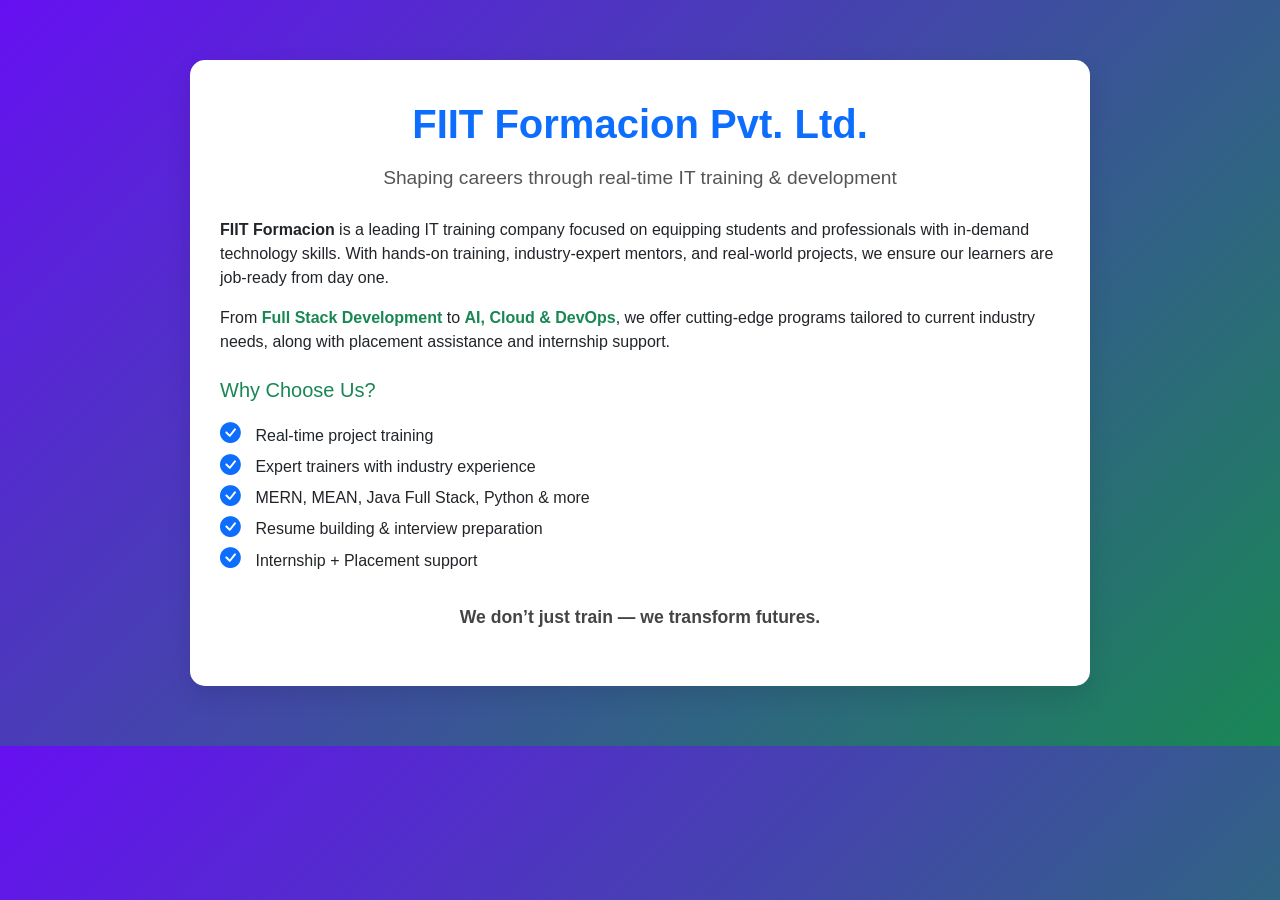
<file: src/app/aboutus/aboutus.component.html>
<!-- <body>
    <div class="full-screen-background">
        <div class="about">
            <h1>About Us</h1>
            
        <h4></h4>
    </div>
</div>
</body> -->
<!DOCTYPE html>
<html lang="en">
<head>
  <meta charset="UTF-8" />
  <meta name="viewport" content="width=device-width, initial-scale=1" />
  <title>About Us - FIIT Formacion Pvt. Ltd.</title>
  <link href="https://cdn.jsdelivr.net/npm/bootstrap@5.3.0/dist/css/bootstrap.min.css" rel="stylesheet" />
  <link rel="stylesheet" href="https://cdn.jsdelivr.net/npm/bootstrap-icons@1.10.5/font/bootstrap-icons.css" />
  <style>
    body {
    background: linear-gradient(135deg, #6610f2, #198754);


      font-family: "Segoe UI", sans-serif;
    }

    .about-section {
      max-width: 900px;
      margin: 60px auto;
      background: #fff;
      padding: 40px 30px;
      border-radius: 15px;
      box-shadow: 0 10px 25px rgba(0, 0, 0, 0.1);
    }

    .about-section h1 {
      font-weight: 700;
      color: #0d6efd;
    }

    .tagline {
      font-size: 1.2rem;
      color: #555;
      margin-bottom: 25px;
    }

    .highlight {
      color: #198754;
      font-weight: 600;
    }

    .features .bi {
      font-size: 1.3rem;
      color: #0d6efd;
      margin-right: 10px;
    }

    .footer-line {
      font-size: 1.1rem;
      margin-top: 30px;
      font-weight: 600;
      text-align: center;
      color: #444;
    }

    @media (max-width: 768px) {
      .about-section {
        padding: 25px 20px;
      }
    }
  </style>
</head>
<body>

  <div class="container">
    <div class="about-section">
      <h1 class="text-center mb-3">FIIT Formacion Pvt. Ltd.</h1>
      <p class="tagline text-center">Shaping careers through real-time IT training & development</p>

      <p><strong>FIIT Formacion</strong> is a leading IT training company focused on equipping students and professionals with in-demand technology skills. With hands-on training, industry-expert mentors, and real-world projects, we ensure our learners are job-ready from day one.</p>

      <p>From <span class="highlight">Full Stack Development</span> to <span class="highlight">AI, Cloud & DevOps</span>, we offer cutting-edge programs tailored to current industry needs, along with placement assistance and internship support.</p>

      <h5 class="mt-4 mb-3 text-success">Why Choose Us?</h5>
      <ul class="list-unstyled features">
        <li><i class="bi bi-check-circle-fill"></i> Real-time project training</li>
        <li><i class="bi bi-check-circle-fill"></i> Expert trainers with industry experience</li>
        <li><i class="bi bi-check-circle-fill"></i> MERN, MEAN, Java Full Stack, Python & more</li>
        <li><i class="bi bi-check-circle-fill"></i> Resume building & interview preparation</li>
        <li><i class="bi bi-check-circle-fill"></i> Internship + Placement support</li>
      </ul>

      <p class="footer-line">We don’t just train — we transform futures.</p>
    </div>
  </div>

</body>
</html>
</file>
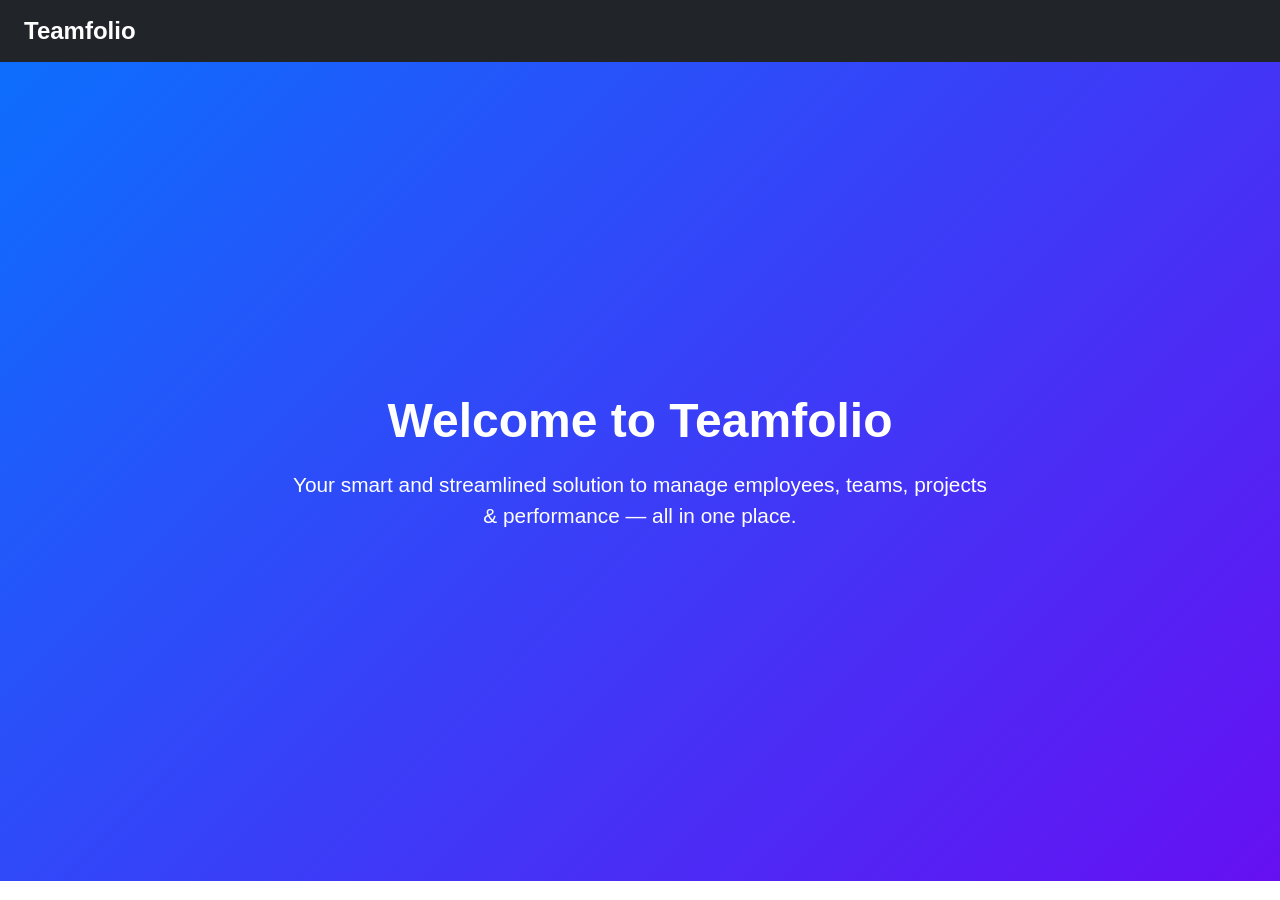
<file: src/app/app-home/app-home.component.html>
<!-- <div class="nameheader">
    <h1>TeamFolio</h1>
</div>
<div class="main">
</div> -->
<!DOCTYPE html>
<html lang="en">
<head>
  <meta charset="UTF-8" />
  <meta name="viewport" content="width=device-width, initial-scale=1" />
  <title>Teamfolio</title>
  <link href="https://cdn.jsdelivr.net/npm/bootstrap@5.3.0/dist/css/bootstrap.min.css" rel="stylesheet" />
  <style>
    body, html {
      height: 100%;
      margin: 0;
      font-family: "Segoe UI", sans-serif;
    }

    .hero-section {
      background: linear-gradient(135deg, #0d6efd, #6610f2);
      height: 91vh;
      color: white;
      display: flex;
      align-items: center;
      justify-content: center;
      text-align: center;
      padding: 20px;
    }

    .hero-content {
      max-width: 700px;
    }

    .hero-content h1 {
      font-size: 3rem;
      font-weight: bold;
    }

    .hero-content p {
      font-size: 1.3rem;
      margin: 20px 0;
    }

    .btn-custom {
      background-color: #ffffff;
      color: #0d6efd;
      font-weight: bold;
      border-radius: 30px;
      padding: 12px 30px;
      transition: 0.3s;
    }

    .btn-custom:hover {
      background-color: #f8f9fa;
      color: #0a58ca;
    }

    .navbar-brand {
      font-weight: 600;
      font-size: 1.5rem;
    }
  </style>
</head>
<body>

  <nav class="navbar navbar-expand-lg navbar-dark bg-dark px-4">
    <a class="navbar-brand" href="#">Teamfolio</a>
  </nav>

  <div class="hero-section">
    <div class="hero-content">
      <h1>Welcome to Teamfolio</h1>
      <p>Your smart and streamlined solution to manage employees, teams, projects & performance — all in one place.</p>
      
    </div>
  </div>

</body>
</html>
</file>
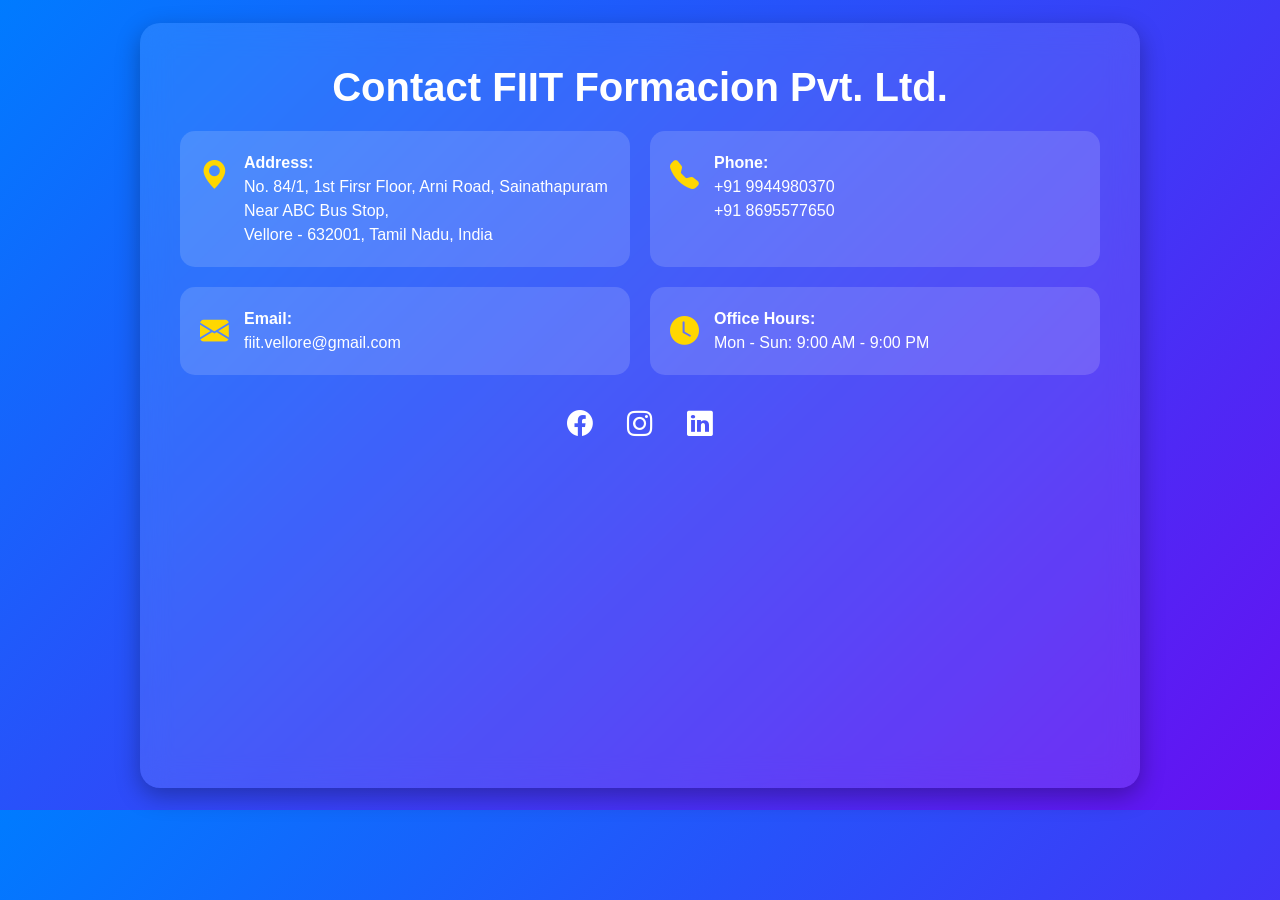
<file: src/app/contact/contact.component.html>
<!-- <body> 
<h1 >Contact us</h1><br>
<div class="wrapper">
<h3> Quantum Private Limited - 185545009137 <br>
    Software Support & Hardware  Dept. <br>
    Masthead by - <br>
    Contact, Ms. Smrithi and Team<br>
    General Manager, Quantum Private Limited <br>
    
    Email : Quatum[at]pvtltd[dot]com <br>
    
    OR <br>
    
    Call : 011-529411678 , 6518772593<br>
    Office contact : 022-643229995 </h3>
    </div>
</body> -->
<!DOCTYPE html>
<html lang="en">
<head>
  <meta charset="UTF-8" />
  <meta name="viewport" content="width=device-width, initial-scale=1" />
  <title>Contact Us - FIIT Formacion Pvt. Ltd.</title>
  <link href="https://cdn.jsdelivr.net/npm/bootstrap@5.3.0/dist/css/bootstrap.min.css" rel="stylesheet" />
  <link href="https://cdn.jsdelivr.net/npm/bootstrap-icons@1.10.5/font/bootstrap-icons.css" rel="stylesheet" />
  <style>
    body {
      margin: 0;
      font-family: 'Segoe UI', sans-serif;
      height: 90vh;
      background: linear-gradient(135deg, #007bff, #6610f2);
      color: white;
      display: flex;
      justify-content: center;
      align-items: center;
    }

    .contact-container {
      background: rgba(255, 255, 255, 0.1);
      backdrop-filter: blur(15px);
      border-radius: 20px;
      padding: 40px;
      max-width: 1000px;
      width: 100%;
      height: 85vh;
      overflow-y: auto;
      box-shadow: 0 8px 25px rgba(0, 0, 0, 0.3);
    }

    .contact-container h2 {
      font-size: 2.5rem;
      font-weight: bold;
      color: #fff;
      margin-bottom: 20px;
      text-align: center;
    }

    .contact-details {
      display: flex;
      flex-wrap: wrap;
      gap: 20px;
      justify-content: space-between;
      margin-bottom: 30px;
    }

    .detail-box {
      flex: 1 1 45%;
      background-color: rgba(255, 255, 255, 0.15);
      padding: 20px;
      border-radius: 15px;
      color: #fff;
      display: flex;
      align-items: flex-start;
      gap: 15px;
    }

    .detail-box i {
      font-size: 1.8rem;
      color: #ffd700;
      margin-top: 4px;
    }

    .detail-box p {
      margin: 0;
      font-size: 1rem;
      line-height: 1.5;
    }

    .social-links {
      text-align: center;
      margin: 15px 0;
    }

    .social-links a {
      color: white;
      margin: 0 15px;
      font-size: 1.6rem;
      transition: 0.3s;
    }

    .social-links a:hover {
      color: #ffd700;
    }

    iframe {
      width: 100%;
      height: 300px;
      border: none;
      border-radius: 15px;
      margin-top: 20px;
    }

    @media (max-width: 768px) {
      .detail-box {
        flex: 1 1 100%;
      }

      .contact-container {
        padding: 20px;
        height: auto;
      }
    }
  </style>
</head>
<body>

  <div class="contact-container">
    <h2>Contact FIIT Formacion Pvt. Ltd.</h2>
    <div class="contact-details">
      <div class="detail-box">
        <i class="bi bi-geo-alt-fill"></i>
        <p><strong>Address:</strong><br>
        No. 84/1, 1st Firsr Floor, Arni Road, Sainathapuram<br>
        Near ABC Bus Stop,<br>
        Vellore - 632001, Tamil Nadu, India</p>
      </div>

      <div class="detail-box">
        <i class="bi bi-telephone-fill"></i>
        <p><strong>Phone:</strong><br>+91 9944980370<br>+91 8695577650</p>
      </div>

      <div class="detail-box">
        <i class="bi bi-envelope-fill"></i>
        <p><strong>Email:</strong><br>fiit.vellore&#64;gmail.com</p>
      </div>

      <div class="detail-box">
        <i class="bi bi-clock-fill"></i>
        <p><strong>Office Hours:</strong><br>Mon - Sun: 9:00 AM - 9:00 PM</p>
      </div>
    </div>

    <div class="social-links">
      <a href="#"><i class="bi bi-facebook"></i></a>
      <a href="#"><i class="bi bi-instagram"></i></a>
      <a href="#"><i class="bi bi-linkedin"></i></a>
    </div>

    <iframe
      src="https://maps.google.com/maps?q=vellore&t=&z=13&ie=UTF8&iwloc=&output=embed"
      allowfullscreen
      loading="lazy"
    ></iframe>
  </div>

</body>
</html>
</file>
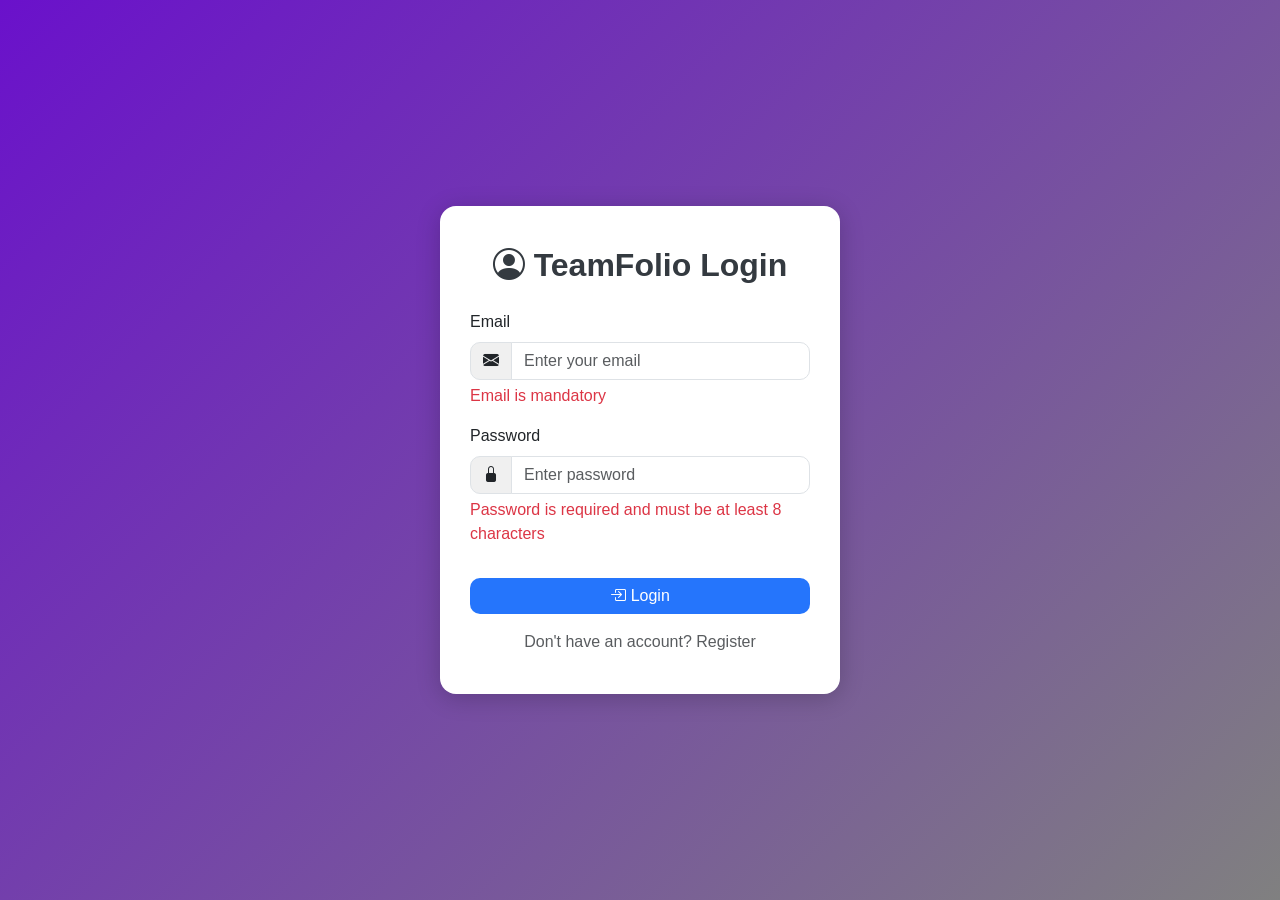
<file: src/app/login/login.component.html>
<!-- <div class="outer-container">
  <div class="login-container">
    <div class="login-box">
      <div class="right-panel">
        <form class="login-form" [formGroup]="loginForm">
          <h2>Login</h2>
          <span *ngIf="errorMessage !== ''" class="error-message">{{errorMessage}}</span>
          <div class="form-group">
            <span class="icon"><mat-icon>email</mat-icon></span>
            <input type="email" id="emailInputId" class="form-control" formControlName="email" name="email" required>
            <label for="emailInputId">Email</label>
            <div
              *ngIf="loginForm.controls['email'].invalid && (loginForm.controls['email'].dirty || loginForm.controls['email'].touched)"
              class="error-message">
              <div *ngIf="loginForm.controls['email'].errors?.['required']">
                Email is mandatory
              </div>

            </div>
          </div>
          <div class="form-group">
            <span class="icon"><mat-icon>lock-closed</mat-icon></span>
            <input type="password" id="PasswordInputId" class="form-control" formControlName="password" name="password"
              required>
            <label for="passwordInputId">Password</label>
            <div
              *ngIf="loginForm.controls['password'].invalid && (loginForm.controls['password'].dirty || loginForm.controls['password'].touched)"
              class="error-message">
              <div *ngIf="loginForm.controls['password'].errors?.['required']">
                Password is mandatory
              </div>
              <div *ngIf="loginForm.controls['password'].errors?.['minlength']">
                Password must have 8 characters
              </div>
            </div>
          </div>
          <button type="submit" class="btn-block submit-button" (click)="onSubmit()"
            [disabled]="!loginForm.controls['password'].valid || !loginForm.controls['email'].valid">Login</button>
          <div class="login-register">
            <p class="text-center mt-3">Don't have an account? <a routerLink="/register" class="link-text">Register</a>
            </p>
          </div>
        </form>
      </div>
    </div>
  </div>
</div> -->
<!DOCTYPE html>
<html lang="en">
<head>
  <meta charset="UTF-8" />
  <meta name="viewport" content="width=device-width, initial-scale=1.0" />
  <title>Login | TeamFolio</title>

  <!-- Bootstrap CSS -->
  <link href="https://cdn.jsdelivr.net/npm/bootstrap@5.3.3/dist/css/bootstrap.min.css" rel="stylesheet">

  <!-- Bootstrap Icons -->
  <link href="https://cdn.jsdelivr.net/npm/bootstrap-icons@1.10.5/font/bootstrap-icons.css" rel="stylesheet">

  <style>
    body {
      background: linear-gradient(135deg, #6a11cb,grey);
      min-height: 100vh;
      display: flex;
      align-items: center;
      justify-content: center;
      font-family: 'Segoe UI', sans-serif;
    }

    .login-card {
      background-color: #fff;
      border-radius: 16px;
      box-shadow: 0 4px 25px rgba(0, 0, 0, 0.2);
      padding: 40px 30px;
      width: 100%;
      max-width: 400px;
      animation: fadeIn 0.6s ease-in-out;
    }

    .login-card h2 {
      text-align: center;
      margin-bottom: 25px;
      font-weight: bold;
      color: #343a40;
    }

    .form-control {
      border-radius: 10px;
    }

    .form-control:focus {
      border-color: #2575fc;
      box-shadow: 0 0 0 0.25rem rgba(37, 117, 252, 0.25);
    }

    .input-group-text {
      background-color: #f0f0f0;
      border-radius: 10px 0 0 10px;
    }

    .btn-primary {
      width: 100%;
      border-radius: 10px;
      background-color: #2575fc;
      border: none;
      transition: 0.3s ease-in-out;
    }

    .btn-primary:hover {
      background-color: #1a5ed0;
    }

    .text-muted a {
      text-decoration: none;
      color: #2575fc;
    }

    .text-muted a:hover {
      text-decoration: underline;
    }

    @keyframes fadeIn {
      from { opacity: 0; transform: translateY(-10px); }
      to { opacity: 1; transform: translateY(0); }
    }
  </style>
</head>
<body>

  <div class="login-card">
    <form [formGroup]="loginForm">
      <h2><i class="bi bi-person-circle"></i> TeamFolio Login</h2>

      <div class="mb-3">
        <label for="emailInputId" class="form-label">Email</label>
        <div class="input-group">
          <span class="input-group-text"><i class="bi bi-envelope-fill"></i></span>
          <input type="email" id="emailInputId" formControlName="email" class="form-control" placeholder="Enter your email" required>
        </div>
        <div *ngIf="loginForm.controls['email'].invalid && (loginForm.controls['email'].touched || loginForm.controls['email'].dirty)" class="text-danger mt-1">
          Email is mandatory
        </div>
      </div>

      <div class="mb-3">
        <label for="PasswordInputId" class="form-label">Password</label>
        <div class="input-group">
          <span class="input-group-text"><i class="bi bi-lock-fill"></i></span>
          <input type="password" id="PasswordInputId" formControlName="password" class="form-control" placeholder="Enter password" required>
        </div>
        <div *ngIf="loginForm.controls['password'].invalid && (loginForm.controls['password'].touched || loginForm.controls['password'].dirty)" class="text-danger mt-1">
          Password is required and must be at least 8 characters
        </div>
      </div>

      <button type="submit" class="btn btn-primary mt-3" (click)="onSubmit()" [disabled]="!loginForm.valid">
        <i class="bi bi-box-arrow-in-right"></i> Login
      </button>

      <div class="text-center mt-3 text-muted">
        Don't have an account? <a routerLink="/register">Register</a>
      </div>
    </form>
  </div>

  <!-- Bootstrap JS -->
  <script src="https://cdn.jsdelivr.net/npm/bootstrap@5.3.3/dist/js/bootstrap.bundle.min.js"></script>

</body>
</html>
</file>
